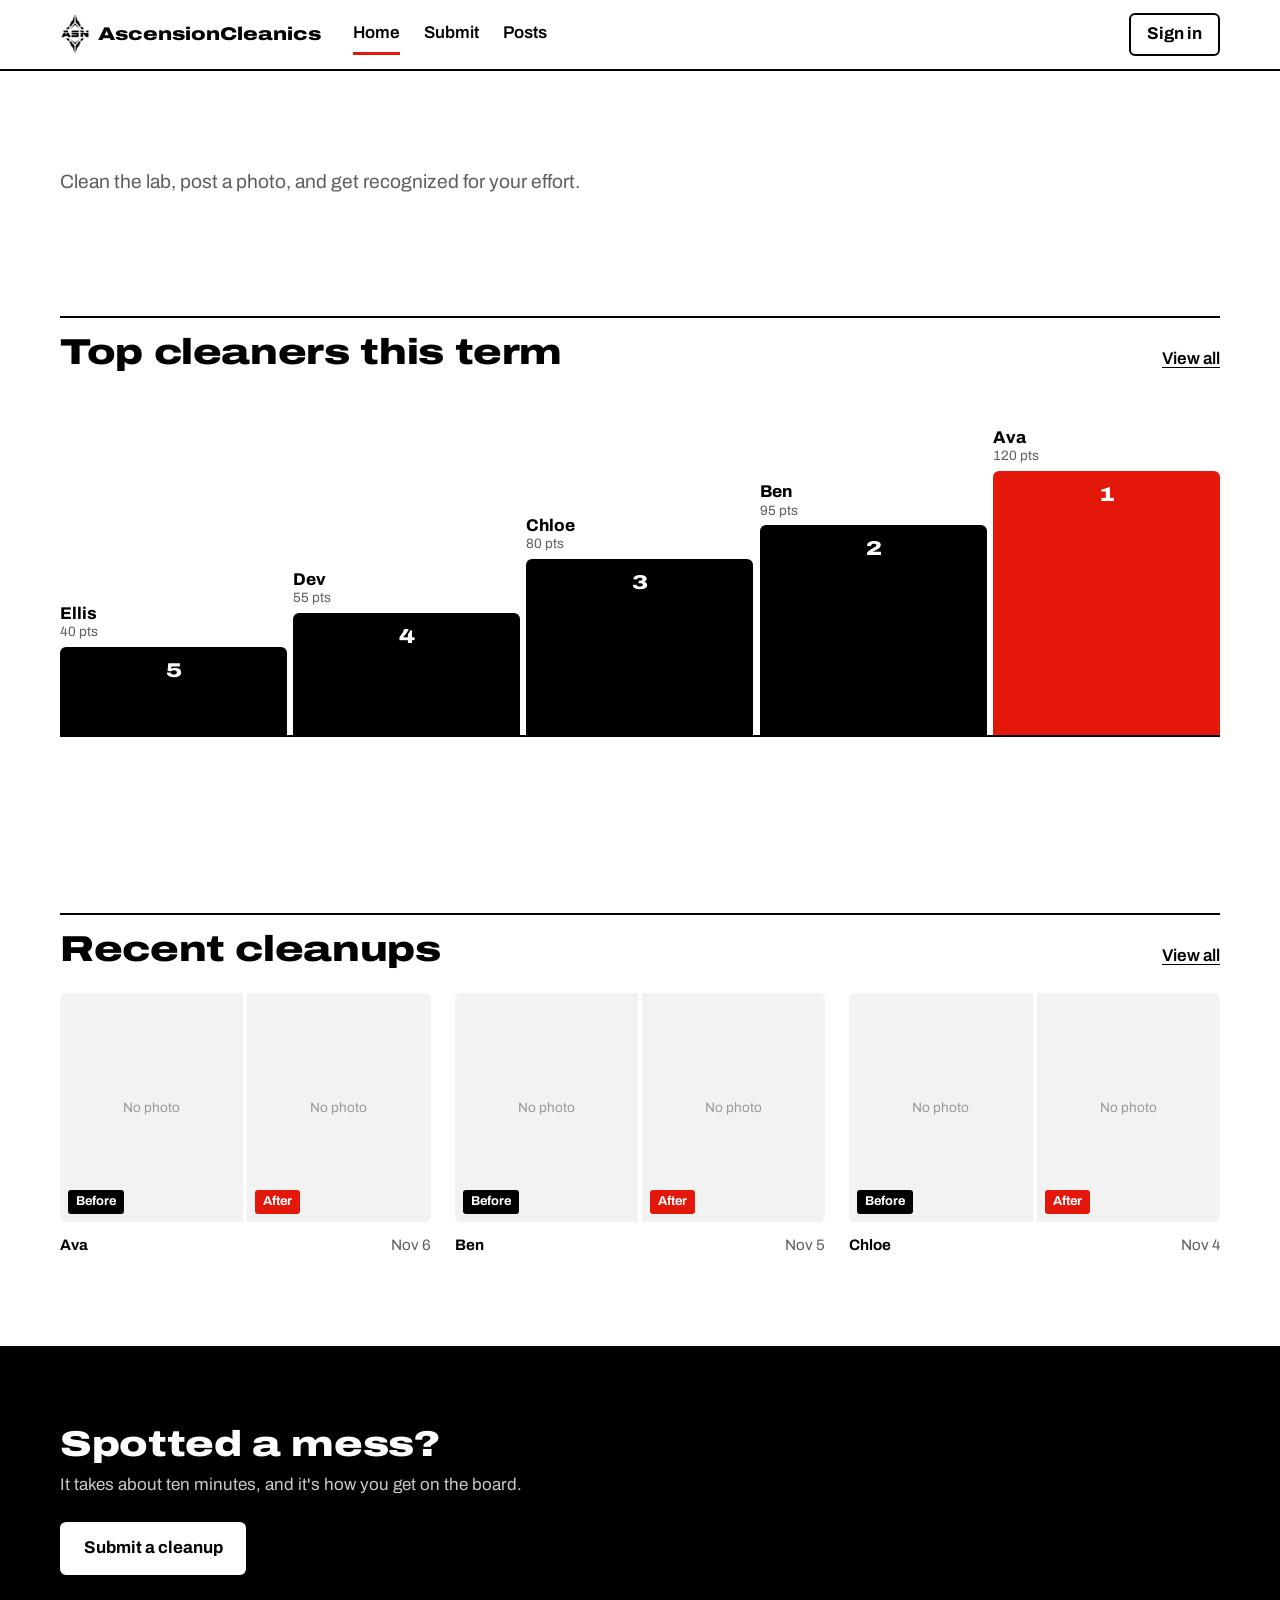
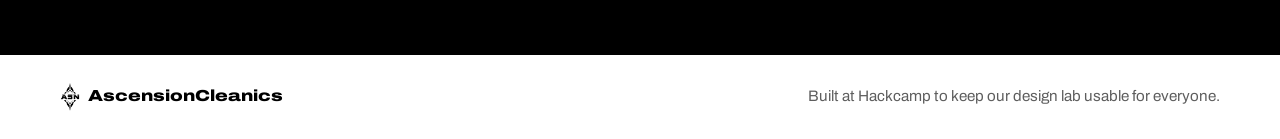
<file: frontend/homepage.html>
<!doctype html>
<html lang="en">
  <head>
    <meta charset="utf-8" />
    <meta name="viewport" content="width=device-width, initial-scale=1" />
    <title>AscensionCleanics</title>
    <meta
      name="description"
      content="Clean the design lab, post a before and after photo, and climb the leaderboard."
    />
    <link rel="preconnect" href="https://fonts.googleapis.com" />
    <link rel="preconnect" href="https://fonts.gstatic.com" crossorigin />
    <link
      href="https://fonts.googleapis.com/css2?family=Archivo:wdth,wght@62..125,400..900&display=swap"
      rel="stylesheet"
    />
    <link rel="stylesheet" href="style.css" />
  </head>
  <body>
    <a class="skip-link" href="#main">Skip to content</a>

    <header class="site-header">
      <nav class="nav container" aria-label="Main">
        <a class="brand" href="homepage.html">
          <!-- Placeholder: replace assets/logo-placeholder.svg with the real logo (any square image) -->
          <img
            class="brand-logo"
            src="assets/asnBlackLogo.png"
            alt=""
            width="30"
            height="40"
          />
          AscensionCleanics
        </a>
        <ul class="nav-links">
          <li><a href="homepage.html" aria-current="page">Home</a></li>
          <li><a href="submit.html">Submit</a></li>
          <li><a href="posts.html">Posts</a></li>
          <li id="admin-link" hidden><a href="admin.html">Admin</a></li>
        </ul>
        <div class="nav-auth">
          <span id="user-name" class="user-name" hidden></span>
          <a id="auth-btn" class="btn btn-ghost" href="api/auth/login">Sign in</a>
        </div>
      </nav>
    </header>

    <main id="main">
      <!-- Intro: what the site is -->
      <section class="intro container">
        </h1>
        <p class="lead">
          Clean the lab, post a photo, and get recognized for your effort. 
        </p>
      </section>

      <!-- Leaderboard -->
      <section class="section container" aria-labelledby="lb-title">
        <div class="section-head">
          <h2 id="lb-title">Top cleaners this term</h2>
          <a href="leaderboard.html">View all</a>
        </div>
          <!-- Sample data. Back end fills this with the top 5, rank 1 first.
             Each bar's --h is its height (points / top score * 78%, minimum 18%).
             --i staggers the rise animation (rank 5 = 0 ... rank 1 = 4). -->
          <ol id="leaderboard" class="stairs">
            <li class="step is-leader">
              <div class="step-label">
                <span class="step-name">Ava</span
                ><span class="step-points">120 pts</span>
              </div>
              <div
                class="step-bar"
                style="--h: 78%; --i: 4"
                aria-label="Rank 1"
              >
                1
              </div>
            </li>
            <li class="step">
              <div class="step-label">
                <span class="step-name">Ben</span
                ><span class="step-points">95 pts</span>
              </div>
              <div
                class="step-bar"
                style="--h: 62%; --i: 3"
                aria-label="Rank 2"
              >
                2
              </div>
            </li>
            <li class="step">
              <div class="step-label">
                <span class="step-name">Chloe</span
                ><span class="step-points">80 pts</span>
              </div>
              <div
                class="step-bar"
                style="--h: 52%; --i: 2"
                aria-label="Rank 3"
              >
                3
              </div>
            </li>
            <li class="step">
              <div class="step-label">
                <span class="step-name">Dev</span
                ><span class="step-points">55 pts</span>
              </div>
              <div
                class="step-bar"
                style="--h: 36%; --i: 1"
                aria-label="Rank 4"
              >
                4
              </div>
            </li>
            <li class="step">
              <div class="step-label">
                <span class="step-name">Ellis</span
                ><span class="step-points">40 pts</span>
              </div>
              <div
                class="step-bar"
                style="--h: 26%; --i: 0"
                aria-label="Rank 5"
              >
                5
              </div>
            </li>
          </ol>
      </section>

      <section class="section container" aria-labelledby="recent-title">
        <div class="section-head">
          <h2 id="recent-title">Recent cleanups</h2>
          <a href="posts.html">View all</a>
        </div>
        <!-- Sample data. Back end repeats one <article> per submission (newest first, up to 6).
           Swap each .ba-placeholder div for <img src="..." alt="Before cleaning by NAME"> once photos exist. -->
        <div id="submissions" class="submissions">
          <article class="sub-card">
            <div class="ba-pair">
              <figure>
                <div
                  class="ba-placeholder"
                  role="img"
                  aria-label="Before cleaning by Ava (no photo yet)"
                >
                  No photo
                </div>
                <figcaption>Before</figcaption>
              </figure>
              <figure>
                <div
                  class="ba-placeholder"
                  role="img"
                  aria-label="After cleaning by Ava (no photo yet)"
                >
                  No photo
                </div>
                <figcaption>After</figcaption>
              </figure>
            </div>
            <p class="sub-meta">
              <strong>Ava</strong><time datetime="2026-11-06">Nov 6</time>
            </p>
          </article>
          <article class="sub-card">
            <div class="ba-pair">
              <figure>
                <div
                  class="ba-placeholder"
                  role="img"
                  aria-label="Before cleaning by Ben (no photo yet)"
                >
                  No photo
                </div>
                <figcaption>Before</figcaption>
              </figure>
              <figure>
                <div
                  class="ba-placeholder"
                  role="img"
                  aria-label="After cleaning by Ben (no photo yet)"
                >
                  No photo
                </div>
                <figcaption>After</figcaption>
              </figure>
            </div>
            <p class="sub-meta">
              <strong>Ben</strong><time datetime="2026-11-05">Nov 5</time>
            </p>
          </article>
          <article class="sub-card">
            <div class="ba-pair">
              <figure>
                <div
                  class="ba-placeholder"
                  role="img"
                  aria-label="Before cleaning by Chloe (no photo yet)"
                >
                  No photo
                </div>
                <figcaption>Before</figcaption>
              </figure>
              <figure>
                <div
                  class="ba-placeholder"
                  role="img"
                  aria-label="After cleaning by Chloe (no photo yet)"
                >
                  No photo
                </div>
                <figcaption>After</figcaption>
              </figure>
            </div>
            <p class="sub-meta">
              <strong>Chloe</strong><time datetime="2026-11-04">Nov 4</time>
            </p>
          </article>
        </div>
      </section>

      <section class="cta">
        <div class="container cta-inner">
          <h2>Spotted a mess?</h2>
          <p>It takes about ten minutes, and it's how you get on the board.</p>
          <a class="btn btn-invert" href="submit.html">Submit a cleanup</a>
        </div>
      </section>
    </main>

    <footer class="site-footer">
      <div class="container footer-inner">
        <span class="brand brand-small">
          <img
            class="brand-logo brand-logo-small"
            src="assets/asnBlackLogo.png"
            alt=""
            width="20"
            height="28"
          />
          AscensionCleanics
        </span>
        <p>Built at Hackcamp to keep our design lab usable for everyone.</p>
      </div>
    </footer>

    <!-- Back end: add your scripts here. Hooks used by this page:
       #leaderboard, #submissions, #auth-btn (Sign in / Sign out),
       #user-name (show when signed in), #admin-link (show for admins). -->
  </body>
</html>
</file>
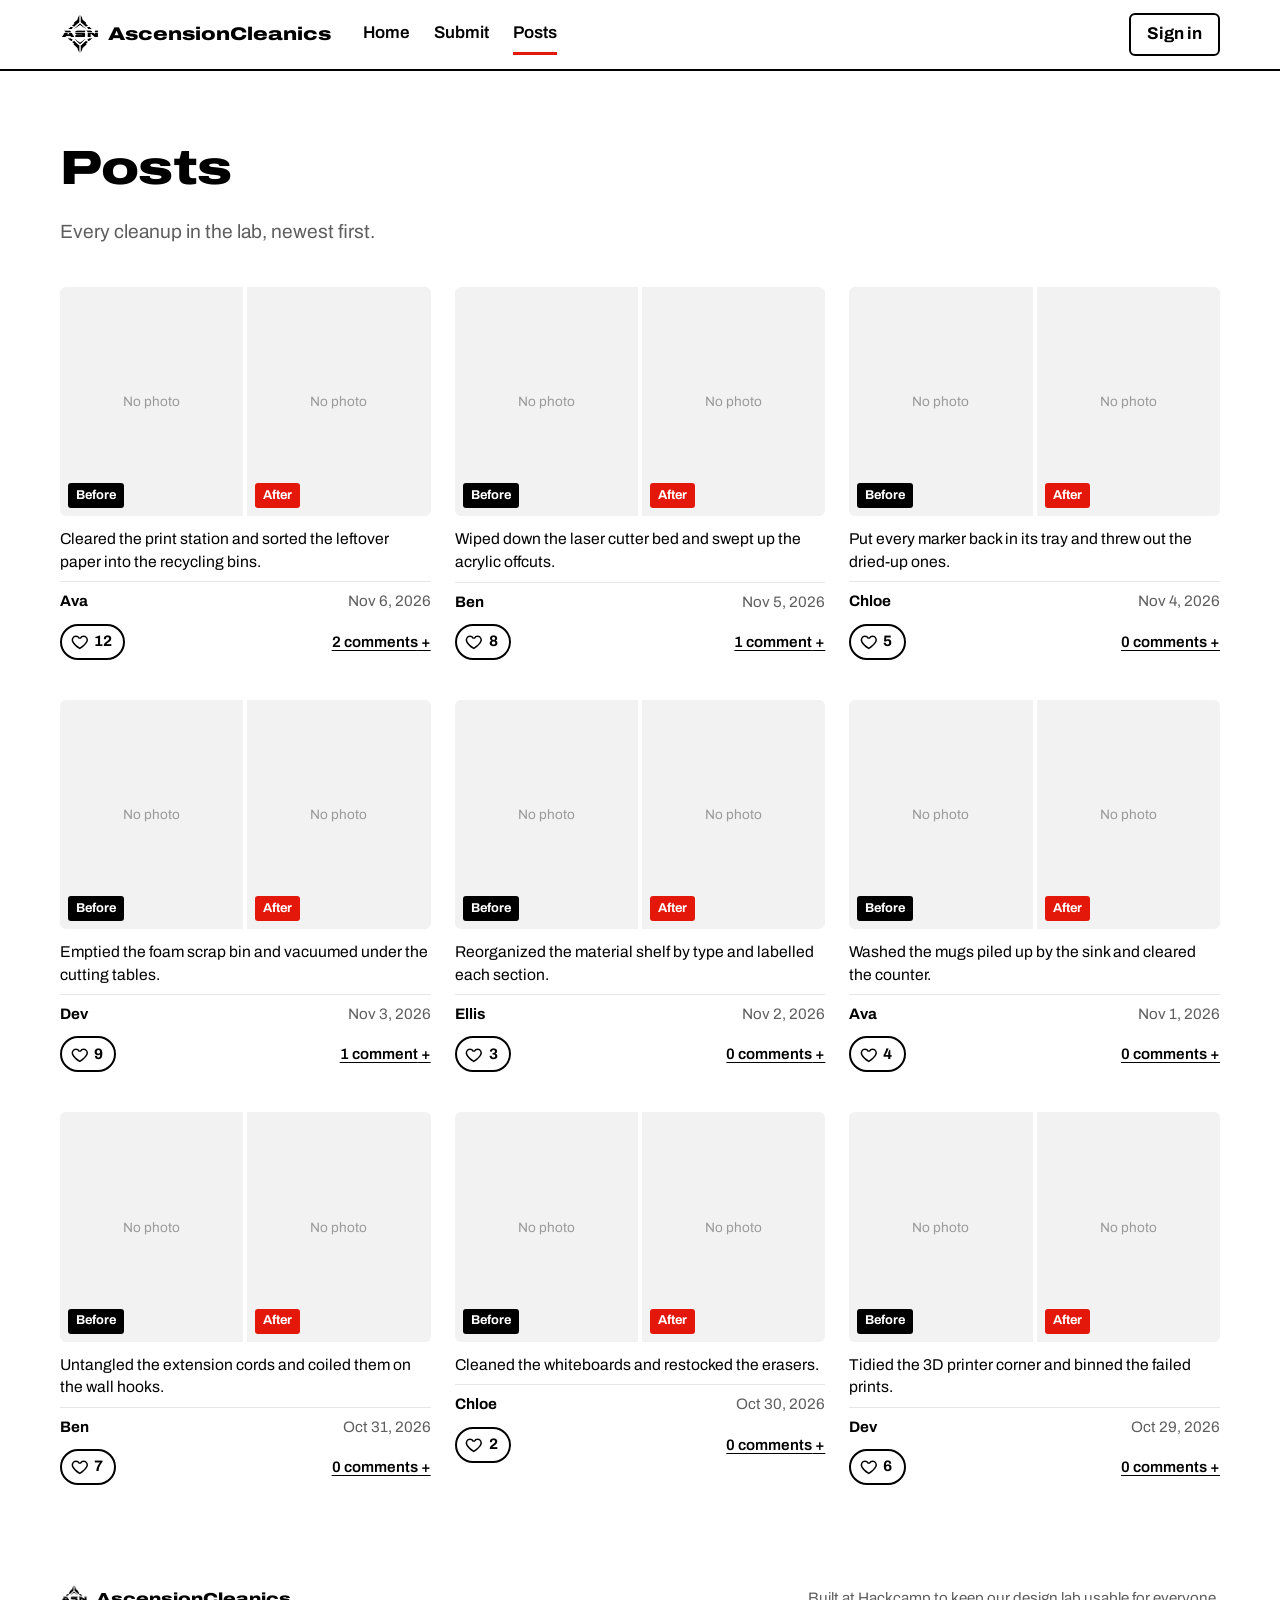
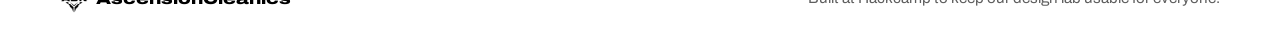
<file: frontend/posts.html>
<!doctype html>
<html lang="en">
  <head>
    <meta charset="utf-8" />
    <meta name="viewport" content="width=device-width, initial-scale=1" />
    <title>Posts · AscensionCleanics</title>
    <meta
      name="description"
      content="Every cleanup posted to AscensionCleanics, newest first."
    />
    <link rel="preconnect" href="https://fonts.googleapis.com" />
    <link rel="preconnect" href="https://fonts.gstatic.com" crossorigin />
    <link
      href="https://fonts.googleapis.com/css2?family=Archivo:wdth,wght@62..125,400..900&display=swap"
      rel="stylesheet"
    />
    <link rel="stylesheet" href="style.css" />
  </head>
  <body data-auth="out">
    <a class="skip-link" href="#main">Skip to content</a>

    <header class="site-header">
      <nav class="nav container" aria-label="Main">
        <a class="brand" href="homepage.html">
          <img
            class="brand-logo"
            src="assets/asnBlackLogo.png"
            alt=""
            width="40"
            height="40"
          />
          AscensionCleanics
        </a>
        <ul class="nav-links">
          <li><a href="homepage.html">Home</a></li>
          <li><a href="submit.html">Submit</a></li>
          <li><a href="posts.html" aria-current="page">Posts</a></li>
          <li id="admin-link" hidden><a href="admin.html">Admin</a></li>
        </ul>
        <div class="nav-auth">
          <span id="user-name" class="user-name" hidden></span>
          <a id="auth-btn" class="btn btn-ghost" href="login.html">Sign in</a>
        </div>
      </nav>
    </header>

    <main id="main" class="container posts-page">
      <h1 class="page-title">Posts</h1>
      <p class="lead">Every cleanup in the lab, newest first.</p>

      <!-- Sample data. Back end repeats one <article class="post"> per submission,
           sorted by cleaned_on date, newest first.
           Swap each .ba-placeholder div for <img src="..." alt="Before cleaning by NAME"> once photos exist. -->
      <div id="posts" class="post-grid">
        <article class="sub-card post">
          <div class="ba-pair">
            <figure>
              <div class="ba-placeholder" role="img" aria-label="Before cleaning by Ava (no photo yet)">No photo</div>
              <figcaption>Before</figcaption>
            </figure>
            <figure>
              <div class="ba-placeholder" role="img" aria-label="After cleaning by Ava (no photo yet)">No photo</div>
              <figcaption>After</figcaption>
            </figure>
          </div>
          <p class="post-desc">Cleared the print station and sorted the leftover paper into the recycling bins.</p>
          <p class="sub-meta"><strong>Ava</strong><time datetime="2026-11-06">Nov 6, 2026</time></p>
          <div class="post-social">
            <!-- Signed in: real like button. Back end toggles aria-pressed and updates the count. -->
            <button class="like-btn auth-in-only" type="button" data-post-id="1" aria-pressed="false">
              <svg class="like-icon" viewBox="0 0 24 24" aria-hidden="true"><path d="M12 21s-7.5-4.6-9.6-9.3C.9 8.3 3 4.5 6.7 4.5c2.1 0 3.6 1.1 4.3 2.5h2c.7-1.4 2.2-2.5 4.3-2.5 3.7 0 5.8 3.8 4.3 7.2C19.5 16.4 12 21 12 21z"/></svg><span class="like-count">12</span><span class="visually-hidden"> likes, like this post</span>
            </button>
            <!-- Signed out: same look, sends them to sign in. -->
            <a class="like-btn auth-out-only" href="login.html" title="Sign in to like">
              <svg class="like-icon" viewBox="0 0 24 24" aria-hidden="true"><path d="M12 21s-7.5-4.6-9.6-9.3C.9 8.3 3 4.5 6.7 4.5c2.1 0 3.6 1.1 4.3 2.5h2c.7-1.4 2.2-2.5 4.3-2.5 3.7 0 5.8 3.8 4.3 7.2C19.5 16.4 12 21 12 21z"/></svg><span class="like-count">12</span><span class="visually-hidden"> likes, sign in to like this post</span>
            </a>

            <details class="comments">
              <summary>2 comments</summary>
              <div class="comments-body">
              <ul class="comment-list">
                <li class="comment">
                  <p class="comment-meta"><strong>Ben</strong><time datetime="2026-11-06">Nov 6</time></p>
                  <p class="comment-text">The print station hasn't looked this good all term.</p>
                </li>
                <li class="comment">
                  <p class="comment-meta"><strong>Chloe</strong><time datetime="2026-11-06">Nov 6</time></p>
                  <p class="comment-text">Thank you! I could finally find A3 paper.</p>
                </li>
              </ul>
                <form class="comment-form auth-in-only" action="/api/posts/1/comments" method="post">
                  <label class="visually-hidden" for="comment-1">Write a comment</label>
                  <textarea id="comment-1" name="body" rows="2" maxlength="300" required placeholder="Write a comment"></textarea>
                  <button class="btn btn-primary" type="submit">Post comment</button>
                </form>
                <p class="comment-signin auth-out-only"><a href="login.html">Sign in</a> to comment.</p>
              </div>
            </details>
          </div>
        </article>
        <article class="sub-card post">
          <div class="ba-pair">
            <figure>
              <div class="ba-placeholder" role="img" aria-label="Before cleaning by Ben (no photo yet)">No photo</div>
              <figcaption>Before</figcaption>
            </figure>
            <figure>
              <div class="ba-placeholder" role="img" aria-label="After cleaning by Ben (no photo yet)">No photo</div>
              <figcaption>After</figcaption>
            </figure>
          </div>
          <p class="post-desc">Wiped down the laser cutter bed and swept up the acrylic offcuts.</p>
          <p class="sub-meta"><strong>Ben</strong><time datetime="2026-11-05">Nov 5, 2026</time></p>
          <div class="post-social">
            <!-- Signed in: real like button. Back end toggles aria-pressed and updates the count. -->
            <button class="like-btn auth-in-only" type="button" data-post-id="2" aria-pressed="false">
              <svg class="like-icon" viewBox="0 0 24 24" aria-hidden="true"><path d="M12 21s-7.5-4.6-9.6-9.3C.9 8.3 3 4.5 6.7 4.5c2.1 0 3.6 1.1 4.3 2.5h2c.7-1.4 2.2-2.5 4.3-2.5 3.7 0 5.8 3.8 4.3 7.2C19.5 16.4 12 21 12 21z"/></svg><span class="like-count">8</span><span class="visually-hidden"> likes, like this post</span>
            </button>
            <!-- Signed out: same look, sends them to sign in. -->
            <a class="like-btn auth-out-only" href="login.html" title="Sign in to like">
              <svg class="like-icon" viewBox="0 0 24 24" aria-hidden="true"><path d="M12 21s-7.5-4.6-9.6-9.3C.9 8.3 3 4.5 6.7 4.5c2.1 0 3.6 1.1 4.3 2.5h2c.7-1.4 2.2-2.5 4.3-2.5 3.7 0 5.8 3.8 4.3 7.2C19.5 16.4 12 21 12 21z"/></svg><span class="like-count">8</span><span class="visually-hidden"> likes, sign in to like this post</span>
            </a>

            <details class="comments">
              <summary>1 comment</summary>
              <div class="comments-body">
              <ul class="comment-list">
                <li class="comment">
                  <p class="comment-meta"><strong>Dev</strong><time datetime="2026-11-05">Nov 5</time></p>
                  <p class="comment-text">Those offcuts were everywhere, nice one.</p>
                </li>
              </ul>
                <form class="comment-form auth-in-only" action="/api/posts/2/comments" method="post">
                  <label class="visually-hidden" for="comment-2">Write a comment</label>
                  <textarea id="comment-2" name="body" rows="2" maxlength="300" required placeholder="Write a comment"></textarea>
                  <button class="btn btn-primary" type="submit">Post comment</button>
                </form>
                <p class="comment-signin auth-out-only"><a href="login.html">Sign in</a> to comment.</p>
              </div>
            </details>
          </div>
        </article>
        <article class="sub-card post">
          <div class="ba-pair">
            <figure>
              <div class="ba-placeholder" role="img" aria-label="Before cleaning by Chloe (no photo yet)">No photo</div>
              <figcaption>Before</figcaption>
            </figure>
            <figure>
              <div class="ba-placeholder" role="img" aria-label="After cleaning by Chloe (no photo yet)">No photo</div>
              <figcaption>After</figcaption>
            </figure>
          </div>
          <p class="post-desc">Put every marker back in its tray and threw out the dried-up ones.</p>
          <p class="sub-meta"><strong>Chloe</strong><time datetime="2026-11-04">Nov 4, 2026</time></p>
          <div class="post-social">
            <!-- Signed in: real like button. Back end toggles aria-pressed and updates the count. -->
            <button class="like-btn auth-in-only" type="button" data-post-id="3" aria-pressed="false">
              <svg class="like-icon" viewBox="0 0 24 24" aria-hidden="true"><path d="M12 21s-7.5-4.6-9.6-9.3C.9 8.3 3 4.5 6.7 4.5c2.1 0 3.6 1.1 4.3 2.5h2c.7-1.4 2.2-2.5 4.3-2.5 3.7 0 5.8 3.8 4.3 7.2C19.5 16.4 12 21 12 21z"/></svg><span class="like-count">5</span><span class="visually-hidden"> likes, like this post</span>
            </button>
            <!-- Signed out: same look, sends them to sign in. -->
            <a class="like-btn auth-out-only" href="login.html" title="Sign in to like">
              <svg class="like-icon" viewBox="0 0 24 24" aria-hidden="true"><path d="M12 21s-7.5-4.6-9.6-9.3C.9 8.3 3 4.5 6.7 4.5c2.1 0 3.6 1.1 4.3 2.5h2c.7-1.4 2.2-2.5 4.3-2.5 3.7 0 5.8 3.8 4.3 7.2C19.5 16.4 12 21 12 21z"/></svg><span class="like-count">5</span><span class="visually-hidden"> likes, sign in to like this post</span>
            </a>

            <details class="comments">
              <summary>0 comments</summary>
              <div class="comments-body">
              <p class="comment-empty">No comments yet.</p>
                <form class="comment-form auth-in-only" action="/api/posts/3/comments" method="post">
                  <label class="visually-hidden" for="comment-3">Write a comment</label>
                  <textarea id="comment-3" name="body" rows="2" maxlength="300" required placeholder="Write a comment"></textarea>
                  <button class="btn btn-primary" type="submit">Post comment</button>
                </form>
                <p class="comment-signin auth-out-only"><a href="login.html">Sign in</a> to comment.</p>
              </div>
            </details>
          </div>
        </article>
        <article class="sub-card post">
          <div class="ba-pair">
            <figure>
              <div class="ba-placeholder" role="img" aria-label="Before cleaning by Dev (no photo yet)">No photo</div>
              <figcaption>Before</figcaption>
            </figure>
            <figure>
              <div class="ba-placeholder" role="img" aria-label="After cleaning by Dev (no photo yet)">No photo</div>
              <figcaption>After</figcaption>
            </figure>
          </div>
          <p class="post-desc">Emptied the foam scrap bin and vacuumed under the cutting tables.</p>
          <p class="sub-meta"><strong>Dev</strong><time datetime="2026-11-03">Nov 3, 2026</time></p>
          <div class="post-social">
            <!-- Signed in: real like button. Back end toggles aria-pressed and updates the count. -->
            <button class="like-btn auth-in-only" type="button" data-post-id="4" aria-pressed="false">
              <svg class="like-icon" viewBox="0 0 24 24" aria-hidden="true"><path d="M12 21s-7.5-4.6-9.6-9.3C.9 8.3 3 4.5 6.7 4.5c2.1 0 3.6 1.1 4.3 2.5h2c.7-1.4 2.2-2.5 4.3-2.5 3.7 0 5.8 3.8 4.3 7.2C19.5 16.4 12 21 12 21z"/></svg><span class="like-count">9</span><span class="visually-hidden"> likes, like this post</span>
            </button>
            <!-- Signed out: same look, sends them to sign in. -->
            <a class="like-btn auth-out-only" href="login.html" title="Sign in to like">
              <svg class="like-icon" viewBox="0 0 24 24" aria-hidden="true"><path d="M12 21s-7.5-4.6-9.6-9.3C.9 8.3 3 4.5 6.7 4.5c2.1 0 3.6 1.1 4.3 2.5h2c.7-1.4 2.2-2.5 4.3-2.5 3.7 0 5.8 3.8 4.3 7.2C19.5 16.4 12 21 12 21z"/></svg><span class="like-count">9</span><span class="visually-hidden"> likes, sign in to like this post</span>
            </a>

            <details class="comments">
              <summary>1 comment</summary>
              <div class="comments-body">
              <ul class="comment-list">
                <li class="comment">
                  <p class="comment-meta"><strong>Ellis</strong><time datetime="2026-11-03">Nov 3</time></p>
                  <p class="comment-text">Under the tables too? Legend.</p>
                </li>
              </ul>
                <form class="comment-form auth-in-only" action="/api/posts/4/comments" method="post">
                  <label class="visually-hidden" for="comment-4">Write a comment</label>
                  <textarea id="comment-4" name="body" rows="2" maxlength="300" required placeholder="Write a comment"></textarea>
                  <button class="btn btn-primary" type="submit">Post comment</button>
                </form>
                <p class="comment-signin auth-out-only"><a href="login.html">Sign in</a> to comment.</p>
              </div>
            </details>
          </div>
        </article>
        <article class="sub-card post">
          <div class="ba-pair">
            <figure>
              <div class="ba-placeholder" role="img" aria-label="Before cleaning by Ellis (no photo yet)">No photo</div>
              <figcaption>Before</figcaption>
            </figure>
            <figure>
              <div class="ba-placeholder" role="img" aria-label="After cleaning by Ellis (no photo yet)">No photo</div>
              <figcaption>After</figcaption>
            </figure>
          </div>
          <p class="post-desc">Reorganized the material shelf by type and labelled each section.</p>
          <p class="sub-meta"><strong>Ellis</strong><time datetime="2026-11-02">Nov 2, 2026</time></p>
          <div class="post-social">
            <!-- Signed in: real like button. Back end toggles aria-pressed and updates the count. -->
            <button class="like-btn auth-in-only" type="button" data-post-id="5" aria-pressed="false">
              <svg class="like-icon" viewBox="0 0 24 24" aria-hidden="true"><path d="M12 21s-7.5-4.6-9.6-9.3C.9 8.3 3 4.5 6.7 4.5c2.1 0 3.6 1.1 4.3 2.5h2c.7-1.4 2.2-2.5 4.3-2.5 3.7 0 5.8 3.8 4.3 7.2C19.5 16.4 12 21 12 21z"/></svg><span class="like-count">3</span><span class="visually-hidden"> likes, like this post</span>
            </button>
            <!-- Signed out: same look, sends them to sign in. -->
            <a class="like-btn auth-out-only" href="login.html" title="Sign in to like">
              <svg class="like-icon" viewBox="0 0 24 24" aria-hidden="true"><path d="M12 21s-7.5-4.6-9.6-9.3C.9 8.3 3 4.5 6.7 4.5c2.1 0 3.6 1.1 4.3 2.5h2c.7-1.4 2.2-2.5 4.3-2.5 3.7 0 5.8 3.8 4.3 7.2C19.5 16.4 12 21 12 21z"/></svg><span class="like-count">3</span><span class="visually-hidden"> likes, sign in to like this post</span>
            </a>

            <details class="comments">
              <summary>0 comments</summary>
              <div class="comments-body">
              <p class="comment-empty">No comments yet.</p>
                <form class="comment-form auth-in-only" action="/api/posts/5/comments" method="post">
                  <label class="visually-hidden" for="comment-5">Write a comment</label>
                  <textarea id="comment-5" name="body" rows="2" maxlength="300" required placeholder="Write a comment"></textarea>
                  <button class="btn btn-primary" type="submit">Post comment</button>
                </form>
                <p class="comment-signin auth-out-only"><a href="login.html">Sign in</a> to comment.</p>
              </div>
            </details>
          </div>
        </article>
        <article class="sub-card post">
          <div class="ba-pair">
            <figure>
              <div class="ba-placeholder" role="img" aria-label="Before cleaning by Ava (no photo yet)">No photo</div>
              <figcaption>Before</figcaption>
            </figure>
            <figure>
              <div class="ba-placeholder" role="img" aria-label="After cleaning by Ava (no photo yet)">No photo</div>
              <figcaption>After</figcaption>
            </figure>
          </div>
          <p class="post-desc">Washed the mugs piled up by the sink and cleared the counter.</p>
          <p class="sub-meta"><strong>Ava</strong><time datetime="2026-11-01">Nov 1, 2026</time></p>
          <div class="post-social">
            <!-- Signed in: real like button. Back end toggles aria-pressed and updates the count. -->
            <button class="like-btn auth-in-only" type="button" data-post-id="6" aria-pressed="false">
              <svg class="like-icon" viewBox="0 0 24 24" aria-hidden="true"><path d="M12 21s-7.5-4.6-9.6-9.3C.9 8.3 3 4.5 6.7 4.5c2.1 0 3.6 1.1 4.3 2.5h2c.7-1.4 2.2-2.5 4.3-2.5 3.7 0 5.8 3.8 4.3 7.2C19.5 16.4 12 21 12 21z"/></svg><span class="like-count">4</span><span class="visually-hidden"> likes, like this post</span>
            </button>
            <!-- Signed out: same look, sends them to sign in. -->
            <a class="like-btn auth-out-only" href="login.html" title="Sign in to like">
              <svg class="like-icon" viewBox="0 0 24 24" aria-hidden="true"><path d="M12 21s-7.5-4.6-9.6-9.3C.9 8.3 3 4.5 6.7 4.5c2.1 0 3.6 1.1 4.3 2.5h2c.7-1.4 2.2-2.5 4.3-2.5 3.7 0 5.8 3.8 4.3 7.2C19.5 16.4 12 21 12 21z"/></svg><span class="like-count">4</span><span class="visually-hidden"> likes, sign in to like this post</span>
            </a>

            <details class="comments">
              <summary>0 comments</summary>
              <div class="comments-body">
              <p class="comment-empty">No comments yet.</p>
                <form class="comment-form auth-in-only" action="/api/posts/6/comments" method="post">
                  <label class="visually-hidden" for="comment-6">Write a comment</label>
                  <textarea id="comment-6" name="body" rows="2" maxlength="300" required placeholder="Write a comment"></textarea>
                  <button class="btn btn-primary" type="submit">Post comment</button>
                </form>
                <p class="comment-signin auth-out-only"><a href="login.html">Sign in</a> to comment.</p>
              </div>
            </details>
          </div>
        </article>
        <article class="sub-card post">
          <div class="ba-pair">
            <figure>
              <div class="ba-placeholder" role="img" aria-label="Before cleaning by Ben (no photo yet)">No photo</div>
              <figcaption>Before</figcaption>
            </figure>
            <figure>
              <div class="ba-placeholder" role="img" aria-label="After cleaning by Ben (no photo yet)">No photo</div>
              <figcaption>After</figcaption>
            </figure>
          </div>
          <p class="post-desc">Untangled the extension cords and coiled them on the wall hooks.</p>
          <p class="sub-meta"><strong>Ben</strong><time datetime="2026-10-31">Oct 31, 2026</time></p>
          <div class="post-social">
            <!-- Signed in: real like button. Back end toggles aria-pressed and updates the count. -->
            <button class="like-btn auth-in-only" type="button" data-post-id="7" aria-pressed="false">
              <svg class="like-icon" viewBox="0 0 24 24" aria-hidden="true"><path d="M12 21s-7.5-4.6-9.6-9.3C.9 8.3 3 4.5 6.7 4.5c2.1 0 3.6 1.1 4.3 2.5h2c.7-1.4 2.2-2.5 4.3-2.5 3.7 0 5.8 3.8 4.3 7.2C19.5 16.4 12 21 12 21z"/></svg><span class="like-count">7</span><span class="visually-hidden"> likes, like this post</span>
            </button>
            <!-- Signed out: same look, sends them to sign in. -->
            <a class="like-btn auth-out-only" href="login.html" title="Sign in to like">
              <svg class="like-icon" viewBox="0 0 24 24" aria-hidden="true"><path d="M12 21s-7.5-4.6-9.6-9.3C.9 8.3 3 4.5 6.7 4.5c2.1 0 3.6 1.1 4.3 2.5h2c.7-1.4 2.2-2.5 4.3-2.5 3.7 0 5.8 3.8 4.3 7.2C19.5 16.4 12 21 12 21z"/></svg><span class="like-count">7</span><span class="visually-hidden"> likes, sign in to like this post</span>
            </a>

            <details class="comments">
              <summary>0 comments</summary>
              <div class="comments-body">
              <p class="comment-empty">No comments yet.</p>
                <form class="comment-form auth-in-only" action="/api/posts/7/comments" method="post">
                  <label class="visually-hidden" for="comment-7">Write a comment</label>
                  <textarea id="comment-7" name="body" rows="2" maxlength="300" required placeholder="Write a comment"></textarea>
                  <button class="btn btn-primary" type="submit">Post comment</button>
                </form>
                <p class="comment-signin auth-out-only"><a href="login.html">Sign in</a> to comment.</p>
              </div>
            </details>
          </div>
        </article>
        <article class="sub-card post">
          <div class="ba-pair">
            <figure>
              <div class="ba-placeholder" role="img" aria-label="Before cleaning by Chloe (no photo yet)">No photo</div>
              <figcaption>Before</figcaption>
            </figure>
            <figure>
              <div class="ba-placeholder" role="img" aria-label="After cleaning by Chloe (no photo yet)">No photo</div>
              <figcaption>After</figcaption>
            </figure>
          </div>
          <p class="post-desc">Cleaned the whiteboards and restocked the erasers.</p>
          <p class="sub-meta"><strong>Chloe</strong><time datetime="2026-10-30">Oct 30, 2026</time></p>
          <div class="post-social">
            <!-- Signed in: real like button. Back end toggles aria-pressed and updates the count. -->
            <button class="like-btn auth-in-only" type="button" data-post-id="8" aria-pressed="false">
              <svg class="like-icon" viewBox="0 0 24 24" aria-hidden="true"><path d="M12 21s-7.5-4.6-9.6-9.3C.9 8.3 3 4.5 6.7 4.5c2.1 0 3.6 1.1 4.3 2.5h2c.7-1.4 2.2-2.5 4.3-2.5 3.7 0 5.8 3.8 4.3 7.2C19.5 16.4 12 21 12 21z"/></svg><span class="like-count">2</span><span class="visually-hidden"> likes, like this post</span>
            </button>
            <!-- Signed out: same look, sends them to sign in. -->
            <a class="like-btn auth-out-only" href="login.html" title="Sign in to like">
              <svg class="like-icon" viewBox="0 0 24 24" aria-hidden="true"><path d="M12 21s-7.5-4.6-9.6-9.3C.9 8.3 3 4.5 6.7 4.5c2.1 0 3.6 1.1 4.3 2.5h2c.7-1.4 2.2-2.5 4.3-2.5 3.7 0 5.8 3.8 4.3 7.2C19.5 16.4 12 21 12 21z"/></svg><span class="like-count">2</span><span class="visually-hidden"> likes, sign in to like this post</span>
            </a>

            <details class="comments">
              <summary>0 comments</summary>
              <div class="comments-body">
              <p class="comment-empty">No comments yet.</p>
                <form class="comment-form auth-in-only" action="/api/posts/8/comments" method="post">
                  <label class="visually-hidden" for="comment-8">Write a comment</label>
                  <textarea id="comment-8" name="body" rows="2" maxlength="300" required placeholder="Write a comment"></textarea>
                  <button class="btn btn-primary" type="submit">Post comment</button>
                </form>
                <p class="comment-signin auth-out-only"><a href="login.html">Sign in</a> to comment.</p>
              </div>
            </details>
          </div>
        </article>
        <article class="sub-card post">
          <div class="ba-pair">
            <figure>
              <div class="ba-placeholder" role="img" aria-label="Before cleaning by Dev (no photo yet)">No photo</div>
              <figcaption>Before</figcaption>
            </figure>
            <figure>
              <div class="ba-placeholder" role="img" aria-label="After cleaning by Dev (no photo yet)">No photo</div>
              <figcaption>After</figcaption>
            </figure>
          </div>
          <p class="post-desc">Tidied the 3D printer corner and binned the failed prints.</p>
          <p class="sub-meta"><strong>Dev</strong><time datetime="2026-10-29">Oct 29, 2026</time></p>
          <div class="post-social">
            <!-- Signed in: real like button. Back end toggles aria-pressed and updates the count. -->
            <button class="like-btn auth-in-only" type="button" data-post-id="9" aria-pressed="false">
              <svg class="like-icon" viewBox="0 0 24 24" aria-hidden="true"><path d="M12 21s-7.5-4.6-9.6-9.3C.9 8.3 3 4.5 6.7 4.5c2.1 0 3.6 1.1 4.3 2.5h2c.7-1.4 2.2-2.5 4.3-2.5 3.7 0 5.8 3.8 4.3 7.2C19.5 16.4 12 21 12 21z"/></svg><span class="like-count">6</span><span class="visually-hidden"> likes, like this post</span>
            </button>
            <!-- Signed out: same look, sends them to sign in. -->
            <a class="like-btn auth-out-only" href="login.html" title="Sign in to like">
              <svg class="like-icon" viewBox="0 0 24 24" aria-hidden="true"><path d="M12 21s-7.5-4.6-9.6-9.3C.9 8.3 3 4.5 6.7 4.5c2.1 0 3.6 1.1 4.3 2.5h2c.7-1.4 2.2-2.5 4.3-2.5 3.7 0 5.8 3.8 4.3 7.2C19.5 16.4 12 21 12 21z"/></svg><span class="like-count">6</span><span class="visually-hidden"> likes, sign in to like this post</span>
            </a>

            <details class="comments">
              <summary>0 comments</summary>
              <div class="comments-body">
              <p class="comment-empty">No comments yet.</p>
                <form class="comment-form auth-in-only" action="/api/posts/9/comments" method="post">
                  <label class="visually-hidden" for="comment-9">Write a comment</label>
                  <textarea id="comment-9" name="body" rows="2" maxlength="300" required placeholder="Write a comment"></textarea>
                  <button class="btn btn-primary" type="submit">Post comment</button>
                </form>
                <p class="comment-signin auth-out-only"><a href="login.html">Sign in</a> to comment.</p>
              </div>
            </details>
          </div>
        </article>
      </div>
    </main>

    <footer class="site-footer">
      <div class="container footer-inner">
        <span class="brand brand-small">
          <img
            class="brand-logo brand-logo-small"
            src="assets/asnBlackLogo.png"
            alt=""
            width="28"
            height="28"
          />
          AscensionCleanics
        </span>
        <p>Built at Hackcamp to keep our design lab usable for everyone.</p>
      </div>
    </footer>

    <!-- Back end: add your scripts here. Hooks used by this page:
       #posts, #auth-btn, #user-name, #admin-link.
       Sign-in state: set <body data-auth="in"> for signed-in users, "out" otherwise.
       That shows .auth-in-only (like button, comment form) or .auth-out-only (sign-in links).
       The server must still reject likes/comments from signed-out users. Hiding the form is not enough. -->
  </body>
</html>
</file>
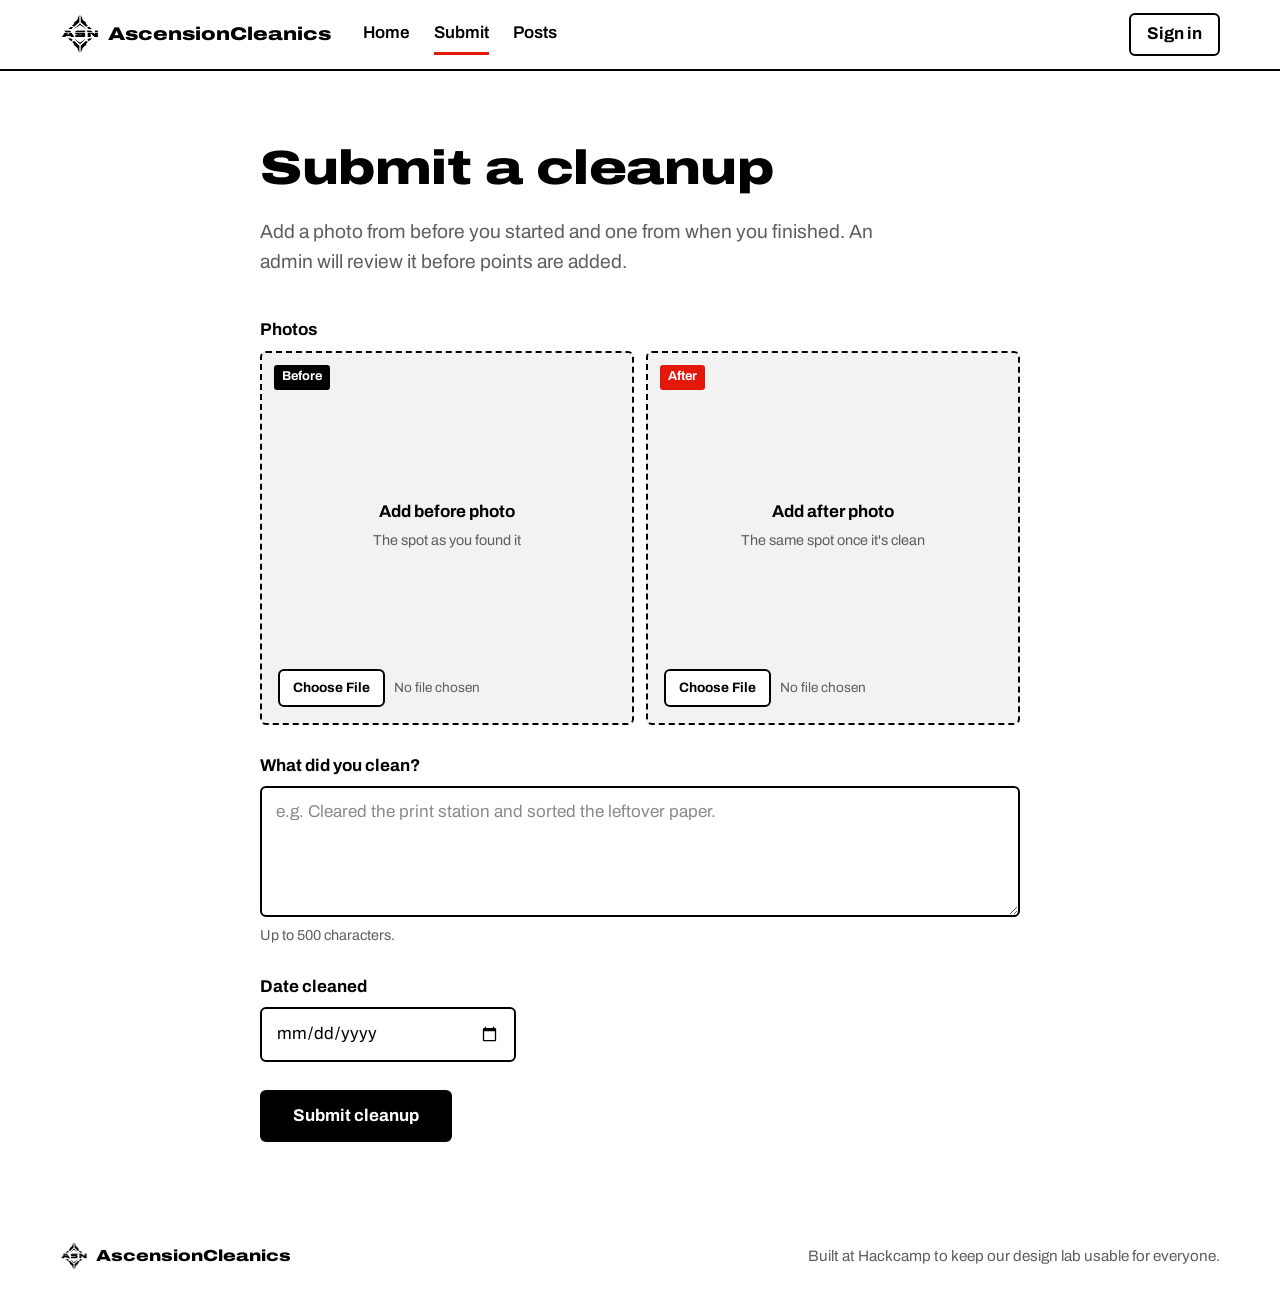
<file: frontend/submit.html>
<!doctype html>
<html lang="en">
  <head>
    <meta charset="utf-8" />
    <meta name="viewport" content="width=device-width, initial-scale=1" />
    <title>Submit a cleanup · AscensionCleanics</title>
    <meta
      name="description"
      content="Post before and after photos of a cleanup in the design lab."
    />
    <link rel="preconnect" href="https://fonts.googleapis.com" />
    <link rel="preconnect" href="https://fonts.gstatic.com" crossorigin />
    <link
      href="https://fonts.googleapis.com/css2?family=Archivo:wdth,wght@62..125,400..900&display=swap"
      rel="stylesheet"
    />
    <link rel="stylesheet" href="style.css" />
  </head>
  <body>
    <a class="skip-link" href="#main">Skip to content</a>

    <header class="site-header">
      <nav class="nav container" aria-label="Main">
        <a class="brand" href="homepage.html">
          <img
            class="brand-logo"
            src="assets/asnBlackLogo.png"
            alt=""
            width="40"
            height="40"
          />
          AscensionCleanics
        </a>
        <ul class="nav-links">
          <li><a href="homepage.html">Home</a></li>
          <li><a href="submit.html" aria-current="page">Submit</a></li>
          <li><a href="posts.html">Posts</a></li>
          <li id="admin-link" hidden><a href="admin.html">Admin</a></li>
        </ul>
        <div class="nav-auth">
          <span id="user-name" class="user-name" hidden></span>
          <a id="auth-btn" class="btn btn-ghost" href="login.html">Sign in</a>
        </div>
      </nav>
    </header>

    <main id="main" class="container submit-page">
      <h1 class="page-title">Submit a cleanup</h1>
      <p class="lead">
        Add a photo from before you started and one from when you finished. An
        admin will review it before points are added.
      </p>

      <!-- Back end: form posts multipart data with these field names:
           before_image, after_image (files), description (text), cleaned_on (YYYY-MM-DD).
           Change action to your Flask route. -->
      <form
        id="submit-form"
        class="submit-form"
        action="/api/submissions"
        method="post"
        enctype="multipart/form-data"
      >
        <fieldset class="photo-fields">
          <legend class="field-label">Photos</legend>

          <label class="photo-drop" for="before-image">
            <img
              class="photo-preview"
              alt="Preview of your before photo"
              hidden
            />
            <span class="photo-tag">Before</span>
            <span class="photo-prompt">
              <strong>Add before photo</strong>
              <span>The spot as you found it</span>
            </span>
            <input
              id="before-image"
              name="before_image"
              type="file"
              accept="image/*"
              required
            />
          </label>

          <label class="photo-drop" for="after-image">
            <img
              class="photo-preview"
              alt="Preview of your after photo"
              hidden
            />
            <span class="photo-tag photo-tag-after">After</span>
            <span class="photo-prompt">
              <strong>Add after photo</strong>
              <span>The same spot once it's clean</span>
            </span>
            <input
              id="after-image"
              name="after_image"
              type="file"
              accept="image/*"
              required
            />
          </label>
        </fieldset>

        <div class="field">
          <label class="field-label" for="description"
            >What did you clean?</label
          >
          <textarea
            id="description"
            name="description"
            rows="4"
            maxlength="500"
            required
            aria-describedby="description-hint"
            placeholder="e.g. Cleared the print station and sorted the leftover paper."
          ></textarea>
          <p id="description-hint" class="field-hint">Up to 500 characters.</p>
        </div>

        <div class="field field-date">
          <label class="field-label" for="cleaned-on">Date cleaned</label>
          <input id="cleaned-on" name="cleaned_on" type="date" required />
        </div>

        <button class="btn btn-primary submit-btn" type="submit">
          Submit cleanup
        </button>
      </form>
    </main>

    <footer class="site-footer">
      <div class="container footer-inner">
        <span class="brand brand-small">
          <img
            class="brand-logo brand-logo-small"
            src="assets/asnBlackLogo.png"
            alt=""
            width="28"
            height="28"
          />
          AscensionCleanics
        </span>
        <p>Built at Hackcamp to keep our design lab usable for everyone.</p>
      </div>
    </footer>

    <!-- Front end only: shows a preview of each chosen photo. Doesn't upload anything. -->
    <script>
      document.querySelectorAll(".photo-drop").forEach((tile) => {
        const input = tile.querySelector('input[type="file"]');
        const preview = tile.querySelector(".photo-preview");
        input.addEventListener("change", () => {
          if (preview.src) URL.revokeObjectURL(preview.src);
          const file = input.files[0];
          if (file && file.type.startsWith("image/")) {
            preview.src = URL.createObjectURL(file);
            preview.hidden = false;
            tile.classList.add("has-image");
          } else {
            preview.removeAttribute("src");
            preview.hidden = true;
            tile.classList.remove("has-image");
          }
        });
      });
    </script>

    <!-- Back end: add your scripts here. Hooks used by this page:
       #submit-form, #before-image, #after-image, #description, #cleaned-on,
       #auth-btn, #user-name, #admin-link. -->
  </body>
</html>
</file>
<file: frontend/style.css>
/* ---------- Tokens (shared by every page) ---------- */
:root {
  --white: #ffffff;
  --black: #000000;
  --red: #e3170a;
  --grey: #5e5e5e;
  --line: #e6e6e6;

  --font: "Archivo", system-ui, -apple-system, "Segoe UI", sans-serif;
  --wide: 125;      /* font-stretch % for display type */
  --radius: 6px;
  --gutter: 1rem;
}

*, *::before, *::after { box-sizing: border-box; }

body {
  margin: 0;
  font-family: var(--font);
  font-size: 1.0625rem;
  line-height: 1.55;
  color: var(--black);
  background: var(--white);
}

img { max-width: 100%; display: block; }
a { color: var(--black); text-underline-offset: 3px; }
a:hover { color: var(--red); }

h1, h2, h3 {
  margin: 0 0 0.5em;
  font-stretch: 125%;
  font-weight: 850;
  line-height: 1.05;
  letter-spacing: -0.01em;
}
h1 { font-size: clamp(2.4rem, 7vw, 4.75rem); }
h2 { font-size: clamp(1.6rem, 3.5vw, 2.25rem); }
h3 { font-size: 1.15rem; font-weight: 750; line-height: 1.2; }
p { margin: 0 0 1rem; max-width: 62ch; }
.muted { color: var(--grey); }

:focus-visible { outline: 3px solid var(--red); outline-offset: 3px; }

.container { width: min(1160px, 100% - 2 * var(--gutter)); margin-inline: auto; }
.section { padding-block: clamp(3rem, 8vw, 5.5rem); }
[hidden] { display: none !important; }

.skip-link {
  position: absolute; left: -999px; top: 0; z-index: 100;
  background: var(--black); color: var(--white); padding: 0.5rem 1rem;
}
.skip-link:focus { left: 0; }

/* ---------- Buttons ---------- */
.btn {
  display: inline-flex; align-items: center; justify-content: center;
  min-height: 48px;
  padding: 0.7rem 1.35rem;
  border: 2px solid var(--black);
  border-radius: var(--radius);
  font: inherit;
  font-weight: 700;
  text-decoration: none;
  cursor: pointer;
}
.btn-primary { background: var(--black); color: var(--white); }
.btn-primary:hover { background: var(--red); border-color: var(--red); color: var(--white); }
.btn-ghost { background: var(--white); color: var(--black); }
.btn-ghost:hover { border-color: var(--red); color: var(--red); }
.btn-invert { background: var(--white); color: var(--black); border-color: var(--white); }
.btn-invert:hover { background: var(--red); border-color: var(--red); color: var(--white); }

/* ---------- Header / nav ---------- */
.site-header {
  position: sticky; top: 0; z-index: 50;
  background: var(--white);
  border-bottom: 2px solid var(--black);
}
.nav {
  display: flex; flex-wrap: wrap; align-items: center;
  gap: 0.5rem 2rem; padding-block: 0.8rem;
}
.brand {
  display: inline-flex; align-items: center; gap: 0.5rem;
  font-stretch: 125%; font-weight: 850; font-size: 1.15rem;
  text-decoration: none; color: var(--black);
}
.brand-mark { width: 1.35em; height: 1.35em; fill: var(--red); flex: none; }
.nav-links {
  display: flex; flex-wrap: wrap; gap: 1.5rem;
  list-style: none; margin: 0; padding: 0; flex: 1;
}
.nav-links a {
  display: inline-block; padding-block: 0.35rem;
  text-decoration: none; font-weight: 600;
  border-bottom: 3px solid transparent;
}
.nav-links a[aria-current="page"] { border-bottom-color: var(--red); }
.nav-auth { display: flex; align-items: center; gap: 0.75rem; }
.nav-auth .btn { min-height: 40px; padding: 0.4rem 1rem; }
.user-name { font-weight: 700; }

/* Small screens: logo + sign-in on row one, links on row two */
@media (max-width: 699px) {
  .nav { justify-content: space-between; gap: 0.25rem 1rem; padding-block: 0.6rem 0; }
  .brand { font-size: 1rem; white-space: nowrap; }
  .brand-logo { width: 32px; height: 32px; }
  .nav-auth .btn { min-height: 36px; padding: 0.3rem 0.8rem; }
  .nav-links { order: 3; flex-basis: 100%; gap: 1.25rem; }
  .nav-links a { padding-block: 0.5rem; }
  .user-name { display: none; }
}

/* ---------- Intro ---------- */
.intro { padding-block: clamp(3rem, 9vw, 6rem) clamp(1rem, 3vw, 2rem); }
.intro h1 { max-width: 16ch; }
.lead { font-size: 1.2rem; color: var(--grey); max-width: 58ch; margin-bottom: 0; }

/* Staircase leaderboard: the signature element */
.stairs {
  list-style: none; margin: 0; padding: 0;
  display: flex; flex-direction: row-reverse; /* rank 1 sits highest, on the right */
  align-items: flex-end; gap: 6px;
  height: clamp(240px, 34vw, 340px);
  border-bottom: 2px solid var(--black);
}
.step {
  flex: 1; min-width: 0;
  display: flex; flex-direction: column; justify-content: flex-end;
  height: 100%;
}
.step-label { padding-bottom: 0.4rem; line-height: 1.2; }
.step-name {
  display: block; font-weight: 750;
  overflow: hidden; text-overflow: ellipsis; white-space: nowrap;
}
.step-points { display: block; font-size: 0.85rem; color: var(--grey); font-variant-numeric: tabular-nums; }
.step-bar {
  height: var(--h, 20%);
  background: var(--black); color: var(--white);
  border-radius: var(--radius) var(--radius) 0 0;
  display: flex; align-items: flex-start; justify-content: center;
  padding-top: 0.5rem;
  font-stretch: 125%; font-weight: 850; font-size: 1.25rem;
  transform-origin: bottom;
  animation: rise 700ms cubic-bezier(.2, .8, .2, 1) both;
  animation-delay: calc(var(--i, 0) * 90ms);
}
.step.is-leader .step-bar { background: var(--red); }
.stairs-status { align-self: center; color: var(--grey); width: 100%; }

@keyframes rise { from { transform: scaleY(0); } to { transform: scaleY(1); } }
@media (prefers-reduced-motion: reduce) { .step-bar { animation: none; } }

/* ---------- How it works ---------- */
.how { border-top: 2px solid var(--black); }
.steps {
  list-style: none; margin: 2rem 0 0; padding: 0;
  display: grid; gap: 2rem;
}
@media (min-width: 760px) { .steps { grid-template-columns: repeat(3, 1fr); gap: 0; } }
.steps li { padding-top: 1rem; border-top: 1px solid var(--line); }
@media (min-width: 760px) {
  .steps li { padding: 0 2rem 0 0; border-top: 0; }
  .steps li + li { padding-left: 2rem; border-left: 1px solid var(--line); }
}
.step-num {
  display: block; margin-bottom: 0.75rem;
  font-stretch: 125%; font-weight: 900; font-size: 3rem; line-height: 1;
}
.steps p { color: var(--grey); }

/* ---------- Recent cleanups ---------- */
.section-head {
  display: flex; flex-wrap: wrap; justify-content: space-between; align-items: baseline;
  gap: 0.5rem 1rem; margin-bottom: 1.5rem;
  padding-top: 1rem; border-top: 2px solid var(--black);
}
.section-head h2 { margin: 0; }
.section-head a { font-weight: 600; }

.submissions {
  display: grid; gap: 2rem 1.5rem;
  grid-template-columns: repeat(auto-fill, minmax(min(100%, 300px), 1fr));
}
.sub-card { margin: 0; }
.ba-pair { display: grid; grid-template-columns: 1fr 1fr; gap: 4px; }
.ba-pair figure { margin: 0; position: relative; }
.ba-pair img, .ba-placeholder {
  width: 100%; aspect-ratio: 4 / 5; object-fit: cover;
  background: #f2f2f2;
}
.ba-pair figure:first-child img, .ba-pair figure:first-child .ba-placeholder { border-radius: var(--radius) 0 0 var(--radius); }
.ba-pair figure:last-child img, .ba-pair figure:last-child .ba-placeholder { border-radius: 0 var(--radius) var(--radius) 0; }
.ba-placeholder { display: grid; place-items: center; color: #9a9a9a; font-size: 0.85rem; }
.ba-pair figcaption {
  position: absolute; left: 8px; bottom: 8px;
  background: var(--black); color: var(--white);
  font-size: 0.8rem; font-weight: 700;
  padding: 0.15rem 0.5rem; border-radius: 3px;
}
.ba-pair figure:last-child figcaption { background: var(--red); }
.sub-meta {
  display: flex; justify-content: space-between; gap: 1rem;
  margin: 0.75rem 0 0; font-size: 0.95rem; color: var(--grey);
}
.sub-meta strong { color: var(--black); }

/* ---------- Closing call to action ---------- */
.cta { background: var(--black); color: var(--white); padding-block: clamp(3rem, 8vw, 5rem); }
.cta-inner { display: grid; justify-items: start; gap: 0.25rem; }
.cta h2 { margin-bottom: 0.25rem; }
.cta p { color: #c9c9c9; margin-bottom: 1.25rem; }

/* ---------- Footer ---------- */
.site-footer { padding-block: 1.75rem; color: var(--grey); font-size: 0.95rem; }
.footer-inner { display: flex; flex-wrap: wrap; justify-content: space-between; align-items: center; gap: 0.75rem 2rem; }
.footer-inner p { margin: 0; }
.brand-small { font-size: 1rem; }

/* ---------- Submit page ---------- */
.submit-page { max-width: 760px; padding-block: clamp(2.5rem, 7vw, 4.5rem); }
.page-title { font-size: clamp(2rem, 5vw, 3rem); }
.submit-page .lead { margin-bottom: 2.5rem; }

.submit-form { display: grid; gap: 1.75rem; }
.field { display: grid; gap: 0.4rem; }
.field-label { font-weight: 700; padding: 0; }
.field-hint { margin: 0; font-size: 0.9rem; color: var(--grey); }

.submit-form textarea,
.submit-form input[type="date"] {
  width: 100%;
  font: inherit;
  color: var(--black);
  background: var(--white);
  border: 2px solid var(--black);
  border-radius: var(--radius);
  padding: 0.7rem 0.85rem;
}
.submit-form textarea { resize: vertical; min-height: 7rem; }
.submit-form textarea::placeholder { color: #8a8a8a; }
.field-date input[type="date"] { max-width: 16rem; min-height: 48px; }
.submit-form textarea:focus-visible,
.submit-form input[type="date"]:focus-visible { outline: 3px solid var(--red); outline-offset: 2px; }

/* Before / after upload tiles */
.photo-fields {
  border: 0; margin: 0; padding: 0; min-width: 0;
  display: grid; grid-template-columns: 1fr 1fr; gap: 0.75rem;
}
.photo-fields legend { margin-bottom: 0.5rem; }
.photo-drop {
  position: relative;
  display: flex; flex-direction: column; justify-content: space-between; gap: 1rem;
  aspect-ratio: 1 / 1;
  padding: 2.75rem 1rem 1rem;
  background: #f2f2f2;
  border: 2px dashed var(--black);
  border-radius: var(--radius);
  cursor: pointer;
}
.photo-drop:hover { border-color: var(--red); }
.photo-drop:focus-within { outline: 3px solid var(--red); outline-offset: 2px; }
.photo-tag {
  position: absolute; left: 0.75rem; top: 0.75rem;
  background: var(--black); color: var(--white);
  font-size: 0.8rem; font-weight: 700;
  padding: 0.15rem 0.5rem; border-radius: 3px;
}
.photo-tag-after { background: var(--red); }
.photo-prompt { display: grid; gap: 0.25rem; margin-top: auto; margin-bottom: auto; text-align: center; }
.photo-prompt span { font-size: 0.9rem; color: var(--grey); }
.photo-drop input[type="file"] { width: 100%; font: inherit; font-size: 0.85rem; color: var(--grey); }
.photo-drop input[type="file"]:focus-visible { outline: none; } /* tile shows focus instead */
.photo-drop input[type="file"]::file-selector-button {
  font: inherit; font-weight: 700;
  margin-right: 0.6rem; padding: 0.4rem 0.8rem;
  background: var(--white); color: var(--black);
  border: 2px solid var(--black); border-radius: var(--radius);
  cursor: pointer;
}

.submit-btn { justify-self: start; min-width: 12rem; }

@media (max-width: 480px) {
  .photo-fields { grid-template-columns: 1fr; }
  .photo-drop { aspect-ratio: 4 / 3; }
  .submit-btn { justify-self: stretch; }
}

/* Photo preview (shown once a file is chosen).
   The image fills the space above the file bar; the bar sits below it, not on top. */
.photo-preview {
  flex: 1 1 0; min-height: 0; height: 0; /* fill leftover space; never stretch the tile */
  width: 100%; object-fit: cover;
  border-radius: calc(var(--radius) - 2px) calc(var(--radius) - 2px) 0 0;
}
.photo-drop .photo-tag { z-index: 1; }
.photo-drop.has-image { border-style: solid; padding: 0; gap: 0; }
.photo-drop.has-image .photo-prompt { display: none; }
.photo-drop.has-image input[type="file"] {
  flex: none;
  background: var(--white); color: var(--black);
  padding: 0.6rem 0.75rem;
  border-top: 2px solid var(--black);
  border-radius: 0 0 calc(var(--radius) - 2px) calc(var(--radius) - 2px);
}

/* ---------- Posts page ---------- */
.posts-page { padding-block: clamp(2.5rem, 7vw, 4.5rem); }
.posts-page .lead { margin-bottom: 2.5rem; }
.post-grid {
  display: grid; gap: 2.5rem 1.5rem;
  grid-template-columns: 1fr;
}
@media (min-width: 600px) { .post-grid { grid-template-columns: repeat(2, 1fr); } }
@media (min-width: 960px) { .post-grid { grid-template-columns: repeat(3, 1fr); } }
.post { display: flex; flex-direction: column; }
.post-desc { margin: 0.75rem 0 0; font-size: 0.98rem; line-height: 1.45; }
.post .sub-meta { margin-top: 0.5rem; padding-top: 0.5rem; border-top: 1px solid var(--line); }

/* ---------- Sign-in state (set <body data-auth="in"> when signed in) ---------- */
body:not([data-auth="in"]) .auth-in-only { display: none !important; }
body[data-auth="in"] .auth-out-only { display: none !important; }

.visually-hidden {
  position: absolute !important; width: 1px; height: 1px;
  margin: -1px; padding: 0; overflow: hidden;
  clip: rect(0 0 0 0); white-space: nowrap; border: 0;
}

/* ---------- Likes + comments on posts ---------- */
.post-social { margin-top: 0.6rem; }

.like-btn {
  float: left;
  display: inline-flex; align-items: center; gap: 0.35rem;
  min-height: 36px; padding: 0.25rem 0.7rem 0.25rem 0.55rem;
  font: inherit; font-weight: 700; font-size: 0.95rem;
  color: var(--black); background: var(--white);
  border: 2px solid var(--black); border-radius: 999px;
  text-decoration: none; cursor: pointer;
}
.like-btn:hover { border-color: var(--red); color: var(--black); }
.like-icon { width: 1.1rem; height: 1.1rem; fill: none; stroke: currentColor; stroke-width: 2; }
.like-btn[aria-pressed="true"] { border-color: var(--red); }
.like-btn[aria-pressed="true"] .like-icon { fill: var(--red); stroke: var(--red); }
.like-count { font-variant-numeric: tabular-nums; }

.comments > summary {
  display: block; list-style: none;
  min-height: 36px; line-height: 36px; text-align: right;
  font-weight: 600; font-size: 0.95rem; cursor: pointer;
  text-decoration: underline; text-underline-offset: 3px;
}
.comments > summary::-webkit-details-marker { display: none; }
.comments > summary:hover { color: var(--red); }
.comments > summary::after { content: " +"; }
.comments[open] > summary::after { content: " \2212"; }

.comments-body {
  clear: both;
  margin-top: 0.75rem; padding-top: 0.75rem;
  border-top: 1px solid var(--line);
  display: grid; gap: 0.9rem;
}
.comment-list { list-style: none; margin: 0; padding: 0; display: grid; gap: 0.8rem; }
.comment-meta { display: flex; gap: 0.6rem; align-items: baseline; margin: 0; font-size: 0.9rem; }
.comment-meta time { color: var(--grey); }
.comment-text { margin: 0.15rem 0 0; font-size: 0.95rem; line-height: 1.45; }
.comment-empty { margin: 0; color: var(--grey); font-size: 0.95rem; }

.comment-form { display: grid; gap: 0.5rem; }
.comment-form textarea {
  width: 100%; font: inherit; font-size: 0.95rem;
  padding: 0.55rem 0.7rem; resize: vertical;
  border: 2px solid var(--black); border-radius: var(--radius);
}
.comment-form textarea:focus-visible { outline: 3px solid var(--red); outline-offset: 2px; }
.comment-form .btn { justify-self: start; min-height: 40px; padding: 0.4rem 1rem; }
.comment-signin { margin: 0; font-size: 0.95rem; }
.comment-signin a { font-weight: 700; }
</file>
